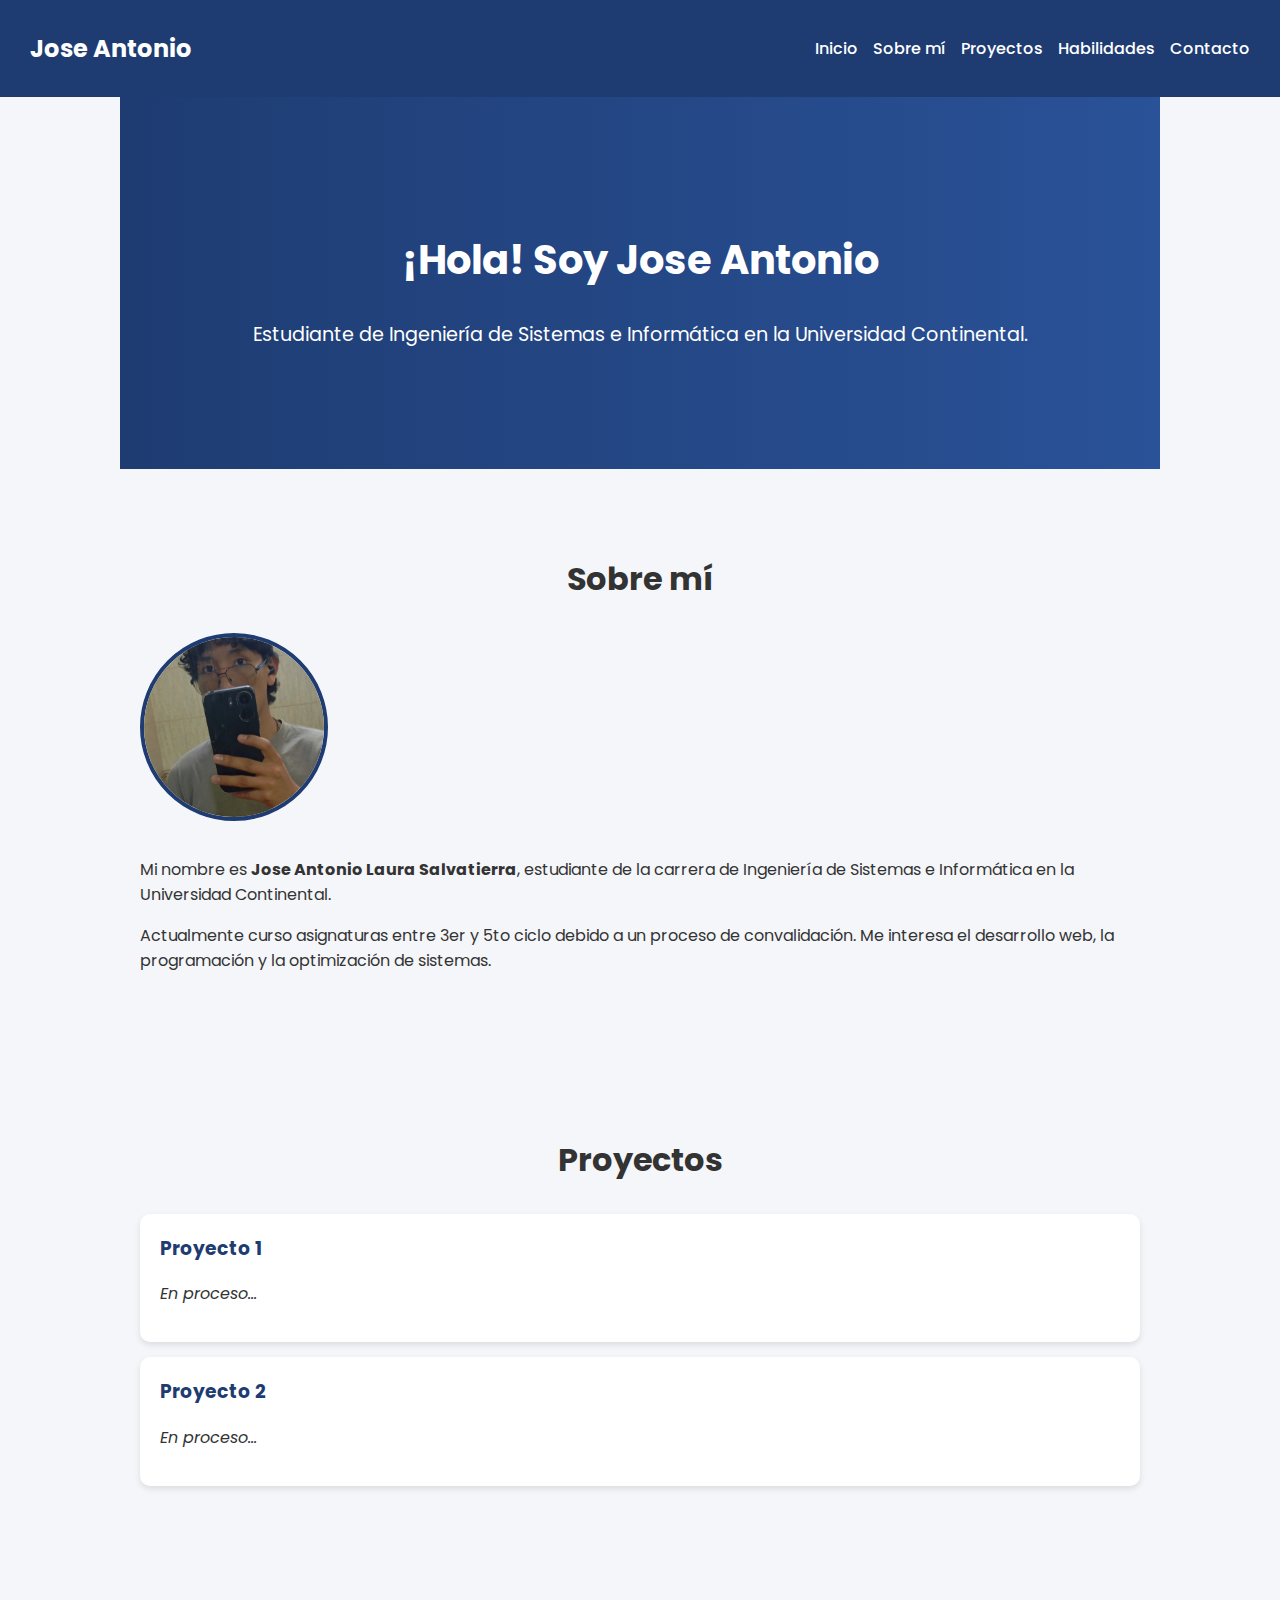
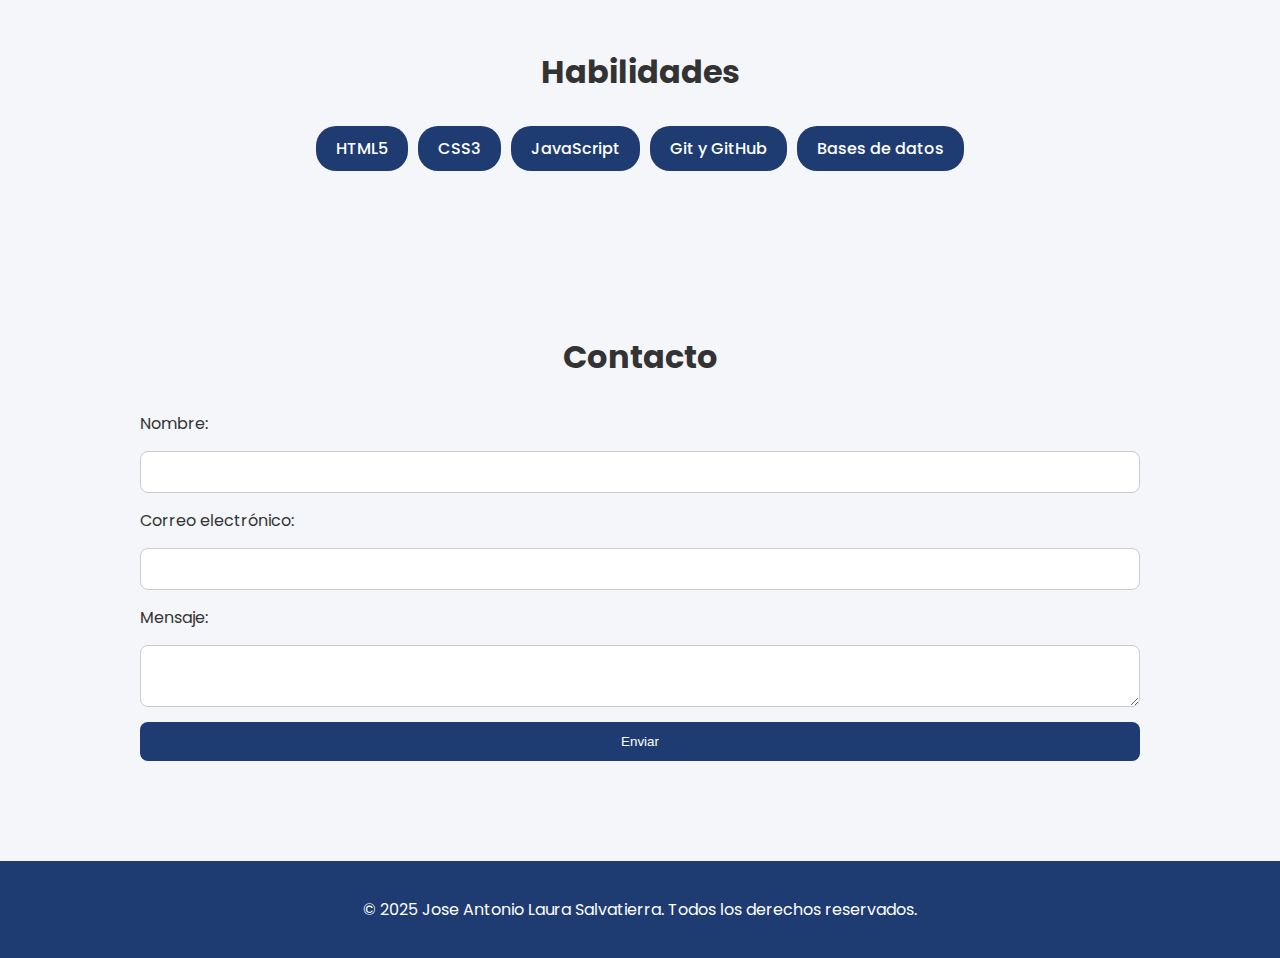
<file: index.html>
<!DOCTYPE html>
<html lang="es">

<head>
  <meta charset="UTF-8" />
  <meta name="viewport" content="width=device-width, initial-scale=1.0" />
  <title>Portafolio - Jose Antonio Laura Salvatierra</title>

  <!-- Fuente Poppins -->
  <link rel="preconnect" href="https://fonts.googleapis.com" />
  <link rel="preconnect" href="https://fonts.gstatic.com" crossorigin />
  <link href="https://fonts.googleapis.com/css2?family=Poppins:wght@300;500;700&display=swap" rel="stylesheet" />

  <!-- Estilos CSS -->
  <link rel="stylesheet" href="estilos.css" />
</head>

<body>
  <!-- Encabezado -->
  <header>
    <nav>
      <h1>Jose Antonio</h1>
      <ul>
        <li><a href="#inicio">Inicio</a></li>
        <li><a href="#sobre-mi">Sobre mí</a></li>
        <li><a href="#proyectos">Proyectos</a></li>
        <li><a href="#habilidades">Habilidades</a></li>
        <li><a href="#contacto">Contacto</a></li>
      </ul>
    </nav>
  </header>

  <!-- Inicio -->
  <section id="inicio" class="hero">
    <h2>¡Hola! Soy Jose Antonio</h2>
    <p>Estudiante de Ingeniería de Sistemas e Informática en la Universidad Continental.</p>
  </section>

  <!-- Sobre mí -->
  <section id="sobre-mi" class="mostrar">
    <h2>Sobre mí</h2>
    <div class="perfil">
      <img src="img/perfil.jpg" alt="Foto de Jose Antonio" class="foto-perfil" />
      <div class="descripcion">
        <p>Mi nombre es <strong>Jose Antonio Laura Salvatierra</strong>, estudiante de la carrera de Ingeniería de
          Sistemas e Informática en la Universidad Continental.</p>
        <p>Actualmente curso asignaturas entre 3er y 5to ciclo debido a un proceso de convalidación. Me interesa el
          desarrollo web, la programación y la optimización de sistemas.</p>
      </div>
    </div>
  </section>

  <!-- Proyectos -->
  <section id="proyectos">
    <h2>Proyectos</h2>
    <div class="proyecto">
      <h3>Proyecto 1</h3>
      <p><em>En proceso...</em></p>
    </div>
    <div class="proyecto">
      <h3>Proyecto 2</h3>
      <p><em>En proceso...</em></p>
    </div>
  </section>

  <!-- Habilidades -->
  <section id="habilidades">
    <h2>Habilidades</h2>
    <ul class="habilidades">
      <li>HTML5</li>
      <li>CSS3</li>
      <li>JavaScript</li>
      <li>Git y GitHub</li>
      <li>Bases de datos</li>
    </ul>
  </section>

  <!-- Contacto -->
  <section id="contacto">
    <h2>Contacto</h2>
    <form id="formulario-contacto">
      <label for="nombre">Nombre:</label>
      <input type="text" id="nombre" name="nombre" required />

      <label for="correo">Correo electrónico:</label>
      <input type="email" id="correo" name="correo" required />

      <label for="mensaje">Mensaje:</label>
      <textarea id="mensaje" name="mensaje" required></textarea>

      <button type="submit">Enviar</button>
    </form>
  </section>

  <!-- Footer -->
  <footer>
    <p>&copy; 2025 Jose Antonio Laura Salvatierra. Todos los derechos reservados.</p>
  </footer>

  <!-- JS -->
  <script src="script.js"></script>
</body>

</html>
</file>
<file: estilos.css>
/* Fuente */
body {
  margin: 0;
  font-family: 'Poppins', sans-serif;
  background: #f4f6f9;
  color: #333;
}

/* Header */
header {
  background: #1e3c72;
  color: #fff;
  padding: 15px 30px;
}

header nav {
  display: flex;
  justify-content: space-between;
  align-items: center;
}

header h1 {
  font-size: 1.5rem;
}

nav ul {
  list-style: none;
  display: flex;
  gap: 15px;
  margin: 0;
  padding: 0;
}

nav ul li a {
  text-decoration: none;
  color: #fff;
  font-weight: 500;
  transition: color 0.3s;
}

nav ul li a:hover {
  color: #ffd700;
}

/* Hero */
.hero {
  text-align: center;
  padding: 100px 20px;
  background: linear-gradient(to right, #1e3c72, #2a5298);
  color: #fff;
}

.hero h2 {
  font-size: 2.5rem;
}

.hero p {
  font-size: 1.2rem;
}

/* Secciones */
section {
  padding: 60px 20px;
  max-width: 1000px;
  margin: auto;
}

h2 {
  text-align: center;
  margin-bottom: 30px;
  font-size: 2rem;
}

/* Sobre mí */
.perfil {
  display: flex;
  flex-wrap: wrap;
  align-items: center;
  gap: 20px;
}

.foto-perfil {
  width: 180px;
  height: 180px;
  border-radius: 50%;
  object-fit: cover;
  border: 4px solid #1e3c72;
}

/* Proyectos */
.proyecto {
  background: #fff;
  padding: 20px;
  margin: 15px 0;
  border-radius: 10px;
  box-shadow: 0px 3px 6px rgba(0,0,0,0.1);
}

.proyecto h3 {
  margin-top: 0;
  color: #1e3c72;
}

/* Habilidades */
.habilidades {
  display: flex;
  flex-wrap: wrap;
  gap: 10px;
  justify-content: center;
  padding: 0;
  list-style: none;
}

.habilidades li {
  background: #1e3c72;
  color: #fff;
  padding: 10px 20px;
  border-radius: 20px;
  font-weight: 500;
}

/* Formulario */
form {
  display: flex;
  flex-direction: column;
  gap: 15px;
}

input, textarea {
  padding: 10px;
  border: 1px solid #ccc;
  border-radius: 8px;
  font-family: inherit;
}

button {
  background: #1e3c72;
  color: #fff;
  padding: 12px;
  border: none;
  border-radius: 8px;
  cursor: pointer;
  transition: background 0.3s;
}

button:hover {
  background: #2a5298;
}

/* Footer */
footer {
  text-align: center;
  padding: 20px;
  background: #1e3c72;
  color: #fff;
  margin-top: 40px;
}
</file>
